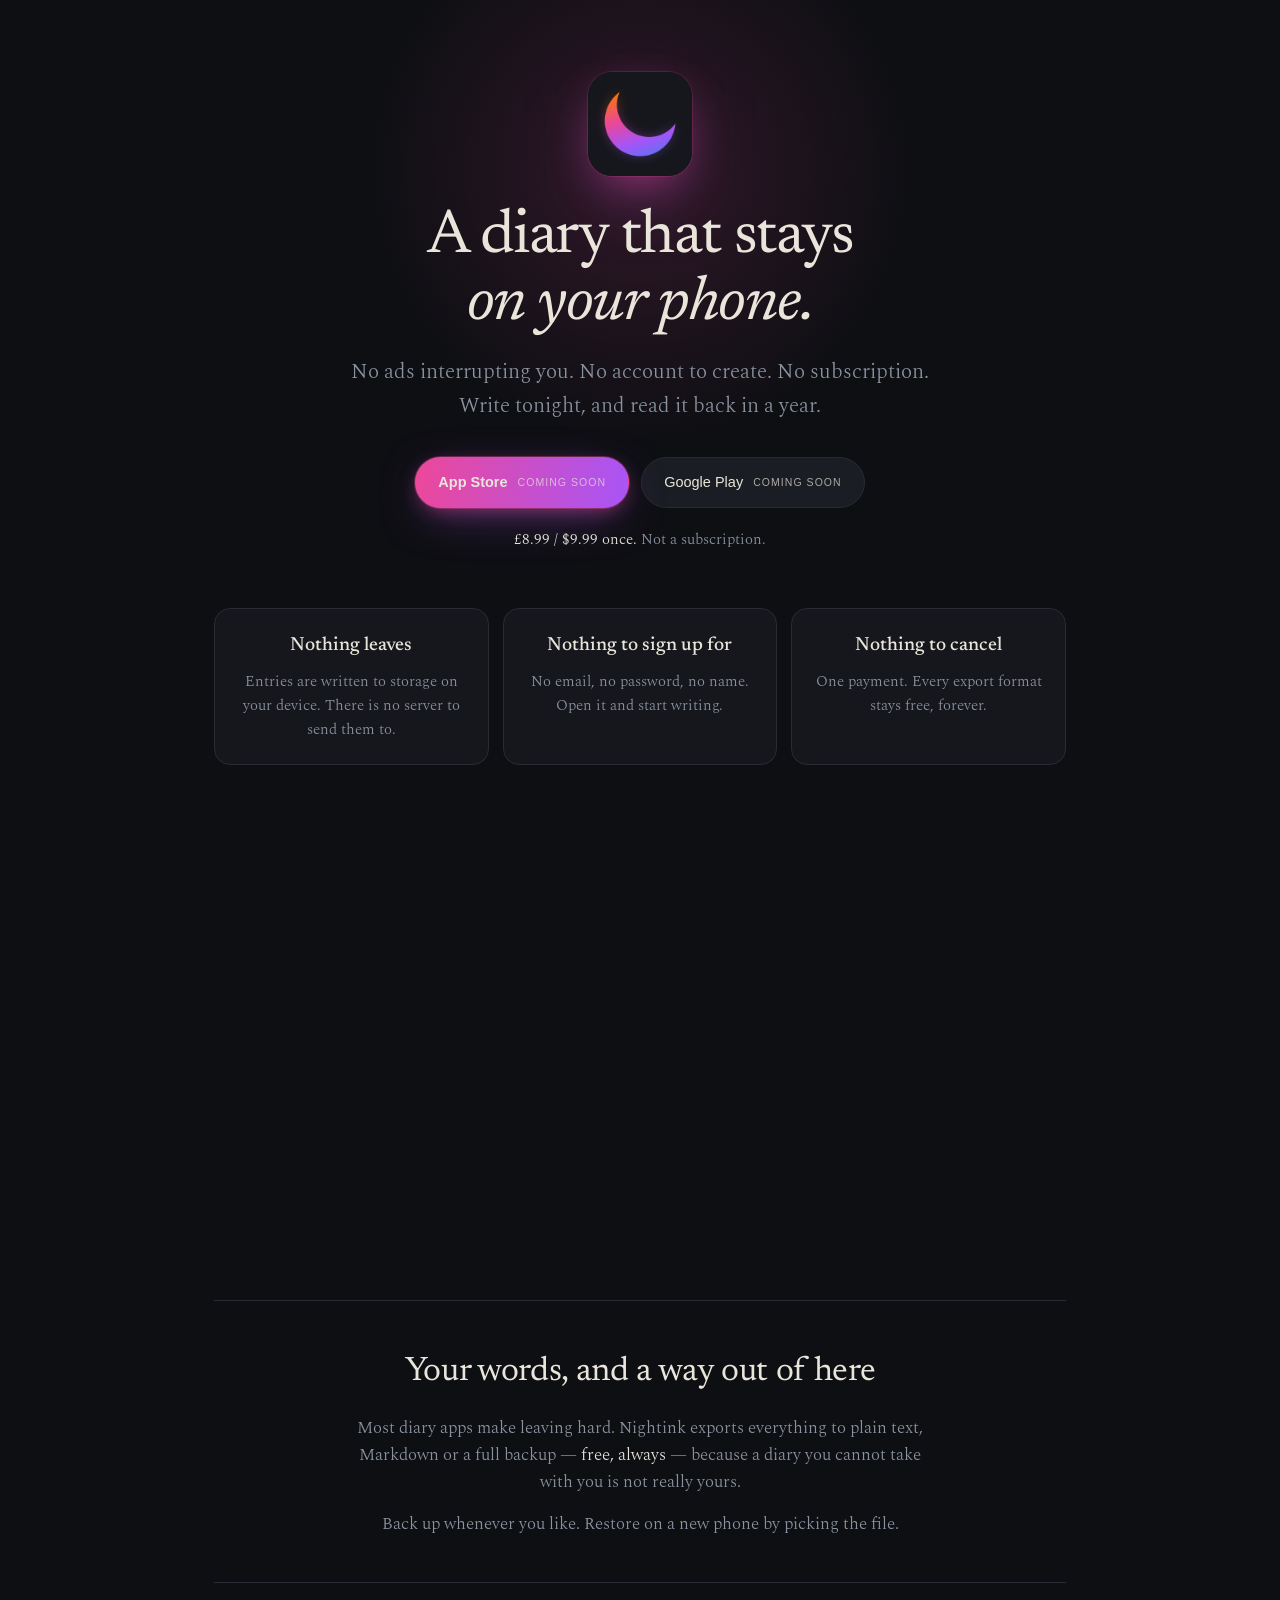
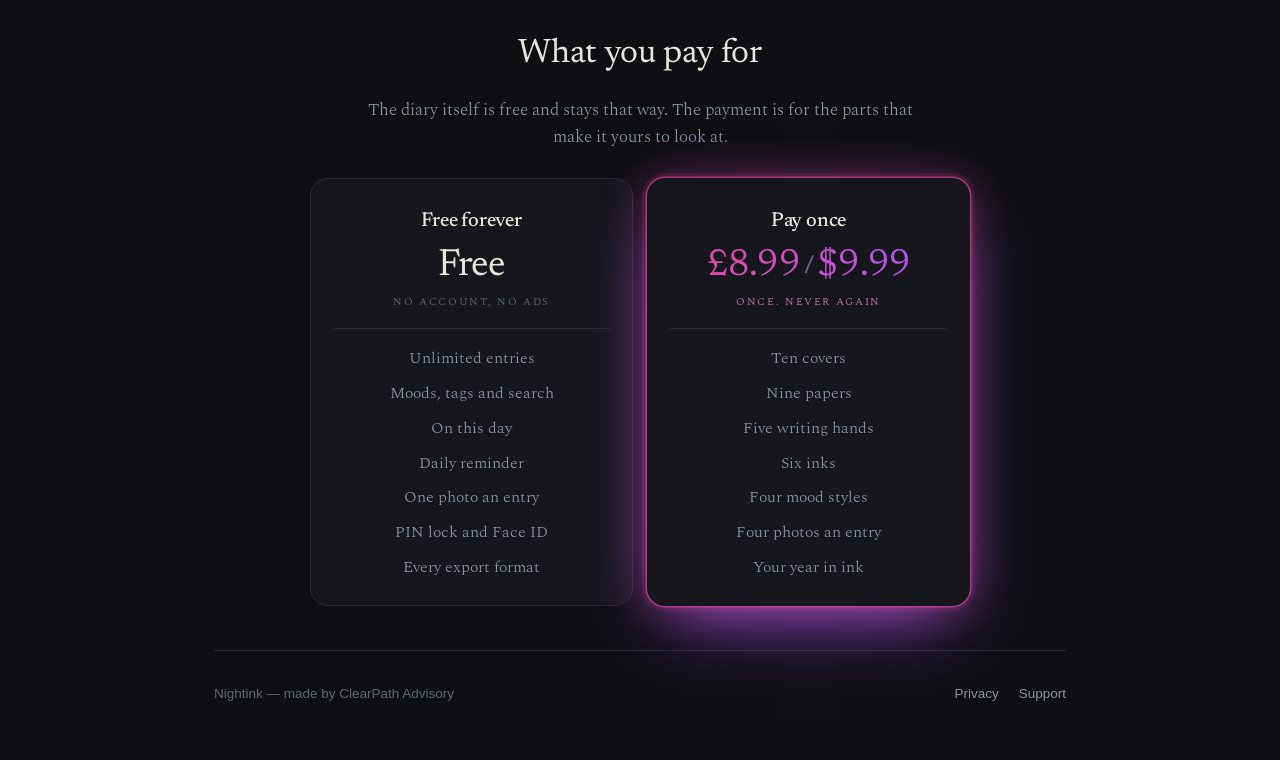
<file: index.html>
<!DOCTYPE html>
<html lang="en">
<head>
<meta charset="utf-8">
<meta name="viewport" content="width=device-width, initial-scale=1">
<title>Nightink — a private diary that stays on your phone</title>
<meta name="description" content="A diary with no ads, no account and no subscription. Everything you write stays on your device. Pay once.">
<link rel="icon" href="/icon.png">
<meta property="og:title" content="Nightink — a private diary that stays on your phone">
<meta property="og:description" content="No ads. No account. No subscription. Everything you write stays on your device.">
<meta property="og:image" content="https://nightink.app/og.png">
<meta property="og:url" content="https://nightink.app">
<meta property="og:type" content="website">
<meta name="twitter:card" content="summary_large_image">
<meta name="theme-color" content="#16171C">
<style>
@font-face{font-family:'Newsreader';font-style:normal;font-weight:200 800;font-display:swap;
 src:url('/fonts/newsreader-var.woff2') format('woff2');
 unicode-range:U+0000-00FF,U+0131,U+0152-0153,U+2000-206F,U+2122,U+FEFF,U+FFFD}
@font-face{font-family:'Newsreader';font-style:italic;font-weight:200 800;font-display:swap;
 src:url('/fonts/newsreader-var-italic.woff2') format('woff2');
 unicode-range:U+0000-00FF,U+0131,U+0152-0153,U+2000-206F,U+2122,U+FEFF,U+FFFD}
@font-face{font-family:'Spectral';font-style:normal;font-weight:300;font-display:swap;
 src:url('/fonts/spectral-300.woff2') format('woff2');
 unicode-range:U+0000-00FF,U+0131,U+0152-0153,U+2000-206F,U+2122,U+FEFF,U+FFFD}

:root{
  --ink:#0E0F13; --lift:#16171C; --card:#1B1D24; --rule:#282B34;
  --paper:#E9E5DB; --faint:#8A93A0; --dim:#5E6774;
  --g:linear-gradient(100deg,#EC4899,#A855F7);
  --display:"Newsreader",ui-serif,Georgia,serif;
  --body:"Spectral",ui-serif,Georgia,serif;
  --ui:-apple-system,BlinkMacSystemFont,"Segoe UI",Roboto,sans-serif;
}
*,*::before,*::after{box-sizing:border-box}
body{margin:0;background:var(--ink);color:var(--paper);font-family:var(--ui);
 line-height:1.6;-webkit-font-smoothing:antialiased}
a{color:inherit}
.wrap{max-width:900px;margin:0 auto;padding:0 24px}

/* ---------- hero ---------- */
header{padding:72px 0 0;text-align:center;position:relative;overflow:hidden}
header::before{content:"";position:absolute;left:50%;top:-140px;transform:translateX(-50%);
 width:620px;height:620px;border-radius:50%;
 background:radial-gradient(circle,rgba(236,72,153,.16),transparent 62%);pointer-events:none}
.mark{width:104px;height:104px;border-radius:24px;position:relative;margin:0 auto 28px;display:block;
 box-shadow:0 0 0 1px rgba(236,72,153,.18),
            0 14px 44px -14px rgba(236,72,153,.55),
            0 24px 80px -24px rgba(168,85,247,.55)}
h1{font-family:var(--display);font-size:clamp(38px,7vw,62px);line-height:1.08;
 font-weight:400;margin:0 0 18px;letter-spacing:-.02em;position:relative}
h1 em{font-style:italic}
.lede{font-family:var(--body);font-weight:300;font-size:clamp(17px,2.4vw,21px);
 color:var(--faint);max-width:30em;margin:0 auto 34px;position:relative}

.badges{display:flex;gap:12px;justify-content:center;flex-wrap:wrap;position:relative}
.badge{display:inline-flex;align-items:center;gap:10px;padding:13px 22px;border-radius:999px;
 background:var(--card);border:1px solid var(--rule);text-decoration:none;font-size:14.5px;
 transition:border-color .2s,transform .12s}
.badge:hover{border-color:rgba(236,72,153,.38);transform:translateY(-1px);
 box-shadow:0 10px 30px -18px rgba(236,72,153,.8)}
.badge.primary{background-image:var(--g);border-color:transparent;font-weight:600;position:relative;
 box-shadow:0 0 0 1px rgba(236,72,153,.35),
            0 6px 20px -6px rgba(236,72,153,.55),
            0 12px 46px -12px rgba(168,85,247,.55);
 animation:breathe 5.5s ease-in-out infinite}
.badge.primary:hover{transform:translateY(-2px);
 box-shadow:0 0 0 1px rgba(236,72,153,.55),
            0 8px 26px -6px rgba(236,72,153,.8),
            0 18px 60px -14px rgba(168,85,247,.75)}
/* a slow, shallow pulse — enough to catch the eye, not enough to nag */
@keyframes breathe{
  0%,100%{box-shadow:0 0 0 1px rgba(236,72,153,.35),
                     0 6px 20px -6px rgba(236,72,153,.50),
                     0 12px 46px -12px rgba(168,85,247,.45)}
  50%    {box-shadow:0 0 0 1px rgba(236,72,153,.50),
                     0 6px 24px -6px rgba(236,72,153,.72),
                     0 16px 58px -12px rgba(168,85,247,.68)}}
.badge small{display:block;font-size:10.5px;letter-spacing:.1em;text-transform:uppercase;
 opacity:.7;font-weight:400}
.soon{color:var(--faint);font-size:15px;margin-top:20px;position:relative;
 font-family:var(--body);font-weight:300}
.soon b{color:var(--paper);font-weight:400}

/* ---------- claims ---------- */
.claims{display:grid;grid-template-columns:repeat(auto-fit,minmax(190px,1fr));gap:14px;
 margin:56px 0 0}
.claim{background:var(--lift);border:1px solid var(--rule);border-radius:16px;padding:22px;
 transition:border-color .25s,box-shadow .25s,transform .18s}
.claim:hover{border-color:rgba(236,72,153,.34);transform:translateY(-2px);
 box-shadow:0 14px 40px -22px rgba(236,72,153,.75)}
.claim h3{font-family:var(--display);font-size:19px;font-weight:500;margin:0 0 8px}
.claim p{font-family:var(--body);font-weight:300;font-size:15px;color:var(--faint);margin:0}

/* ---------- shots ---------- */
.shots{display:grid;grid-template-columns:repeat(4,1fr);gap:14px;padding:44px 0 8px}
.shots img{width:100%;height:auto;border-radius:18px;border:1px solid var(--rule);display:block}

section{padding:44px 0 0;border-top:1px solid var(--rule);margin-top:44px;text-align:center}
section h2{font-family:var(--display);font-size:clamp(26px,4vw,34px);font-weight:400;
 margin:0 0 16px;letter-spacing:-.01em}
section p{font-family:var(--body);font-weight:300;font-size:17px;color:var(--faint);
 max-width:34em;margin:0 auto 14px}
section p:last-child{margin-bottom:0}
section p strong{color:var(--paper);font-weight:400}

.split{display:grid;grid-template-columns:1fr 1fr;gap:14px;margin:26px auto 8px;max-width:660px}
.split > div{background:var(--lift);border:1px solid var(--rule);border-radius:18px;
 padding:26px 22px 24px;text-align:center}
/* the paid side gets the accent, so the two are told apart at a glance */
.split > div.paid{border-color:transparent;position:relative;
 box-shadow:0 0 0 1.5px rgba(236,72,153,.62),
            0 0 0 5px rgba(236,72,153,.10),
            0 0 46px -2px rgba(236,72,153,.34),
            0 26px 74px -22px rgba(168,85,247,1);
 animation:cardGlow 6.5s ease-in-out infinite}
@keyframes cardGlow{
  0%,100%{box-shadow:0 0 0 1.5px rgba(236,72,153,.55),
                     0 0 0 5px rgba(236,72,153,.08),
                     0 0 38px -4px rgba(236,72,153,.26),
                     0 22px 64px -24px rgba(168,85,247,.85)}
  50%    {box-shadow:0 0 0 1.5px rgba(236,72,153,.75),
                     0 0 0 6px rgba(236,72,153,.14),
                     0 0 56px 0px rgba(236,72,153,.42),
                     0 30px 84px -20px rgba(168,85,247,1)}}

/* header is a real heading now: display serif, paper white, twice the size of
   the list beneath it, with a caption and a rule to close the block off */
.split h4{font-family:var(--display);font-size:20px;font-weight:500;color:var(--paper);
 margin:0 0 5px;letter-spacing:-.01em;text-transform:none}
.split .price{font-family:var(--display);font-size:38px;line-height:1;font-weight:400;
 color:var(--paper);margin:10px 0 8px;letter-spacing:-.02em}
.split .price .sep{color:var(--dim);font-size:26px;margin:0 4px;vertical-align:2px}
.split > div.paid .price{background-image:var(--g);-webkit-background-clip:text;
 background-clip:text;color:transparent}
.split .note{font-size:11px;letter-spacing:.15em;text-transform:uppercase;color:var(--dim);
 margin:0 0 18px;padding-bottom:18px;border-bottom:1px solid var(--rule)}
.split > div.paid .note{color:#C97BA8}

.split ul{list-style:none;margin:0;padding:0;font-family:var(--body);font-weight:300;
 font-size:15.5px;color:var(--faint)}
.split li{margin-bottom:10px}
.split li:last-child{margin-bottom:0}

footer{padding:32px 0 56px;border-top:1px solid var(--rule);margin-top:44px;
 display:flex;justify-content:space-between;gap:20px;flex-wrap:wrap;
 font-size:13.5px;color:var(--dim)}
footer a{color:var(--faint);text-decoration:none;margin-left:20px}
footer a:hover{color:#F0A8CE;text-shadow:0 0 18px rgba(236,72,153,.5)}
footer .links{display:flex;gap:0}

@media (max-width:760px){
  .shots{display:flex;gap:14px;overflow-x:auto;margin:0 -24px;
   padding-left:24px;padding-right:24px;scrollbar-width:none}
  .shots::-webkit-scrollbar{display:none}
  .shots img{width:196px;flex:none}
}
@media (max-width:620px){
  .split{grid-template-columns:1fr}
  footer{flex-direction:column;gap:14px}
  footer a{margin:0 20px 0 0}
}
@media (prefers-reduced-motion:reduce){
  *{transition:none!important}
  .badge.primary,.split > div.paid{animation:none!important}
}
/* ── Nightink · live screens ─────────────────────────────────────── */
/* the panel sits where an <img> sat, styled the same way */
.shots > .nk{
  width:100%;
  aspect-ratio:1179/2556;
  border-radius:18px;
  border:1px solid var(--rule);
  background:var(--ink);
  overflow:hidden;
  position:relative;
  container-type:inline-size;   /* the CARD is the container… */
  opacity:0;transform:translateY(18px);
  transition:opacity .8s cubic-bezier(.2,.7,.2,1),transform .8s cubic-bezier(.2,.7,.2,1);
}
/* …and this inner layer QUERIES it. An element cannot query itself, which is
   why the font-size has to live one level down. */
.shots > .nk > .nk-s{
  position:absolute;inset:0;
  display:flex;flex-direction:column;
  padding:7% 5.5% 0;
  font-size:7px;        /* fallback where container units are unsupported */
  font-size:3.5cqw;
  line-height:1.5;
}
.shots > .nk.in{opacity:1;transform:none}

/* ── shared chrome ── */
.nk-hd{display:flex;justify-content:space-between;align-items:flex-start;margin-bottom:1.1em}
.nk-dw{font-family:var(--ui);font-size:.86em;font-weight:500;letter-spacing:.2em;color:var(--dim)}
.nk-dt{font-family:var(--display);font-style:italic;font-weight:300;font-size:2.8em;
  line-height:1;margin-top:.08em;color:var(--paper)}
.nk-dt b{font-weight:300;font-style:normal;color:var(--dim);font-size:.4em;margin-left:.3em}
.nk-ic{color:var(--dim);font-size:1.4em;margin-top:.4em;letter-spacing:.2em}
.nk-sc{font-family:var(--ui);font-size:.84em;font-weight:500;letter-spacing:.19em;
  color:var(--dim);text-transform:uppercase;margin:1.2em 0 .7em}
.nk-tb{margin-top:auto;display:flex;justify-content:space-around;padding:.9em 0 1.4em;
  color:var(--dim);font-family:var(--ui);font-size:.9em}
.nk-tb span{display:flex;flex-direction:column;align-items:center;gap:.35em}
.nk-tb .on{color:var(--paper)}
.nk-tb i{width:1.6em;height:1.6em;border-radius:.34em;border:1px solid currentColor;display:block}

/* ── 1 · write ── */
.nk-pl{display:inline-flex;align-self:flex-start;border:1px solid var(--rule);
  border-radius:999px;padding:.4em .9em;font-family:var(--ui);font-size:.92em;color:var(--faint)}
.nk-pl b{color:var(--paper);font-weight:500}
.nk-ak{display:flex;justify-content:space-between;align-items:baseline;margin:1.2em 0 .7em}
.nk-ak i{font-family:var(--display);font-size:1.45em;font-style:normal;color:var(--paper)}
.nk-ak s{font-family:var(--ui);font-size:.88em;color:var(--dim);text-decoration:none}
.nk-md{display:flex;gap:.55em}
.nk-md i{flex:1;aspect-ratio:1;border-radius:50%;display:block;transform:scale(0);
  transition:transform .55s cubic-bezier(.3,1.6,.5,1),box-shadow .4s}
.nk-md i.pop{transform:scale(1)}
.nk-md i.sel{box-shadow:0 0 0 .12em var(--paper),0 0 1em rgba(236,72,153,.45)}
.nk-cd{margin-top:1em;border:1px solid var(--rule);border-radius:.9em;background:var(--card);
  padding:1em .9em;flex:1;position:relative;overflow:hidden}
.nk-tt{font-family:var(--display);font-size:1.45em;color:var(--paper);min-height:1.3em}
.nk-bd{font-family:var(--body);font-weight:300;font-size:1.2em;line-height:1.72;
  color:var(--faint);margin-top:.6em}
.nk-cr{display:inline-block;width:.06em;height:1em;background:#EC4899;
  vertical-align:-.14em;animation:nkBlink 1.05s steps(2) infinite}
@keyframes nkBlink{50%{opacity:0}}
.nk-wc{position:absolute;right:.9em;bottom:.8em;font-family:var(--ui);font-size:.88em;color:var(--dim)}

/* ── 2 · entries ── */
.nk-sr{border:1px solid var(--rule);border-radius:.8em;padding:.72em .9em;color:var(--dim);
  font-family:var(--body);font-weight:300;font-size:1.04em;background:var(--card)}
.nk-tr{display:flex;flex-wrap:wrap;gap:.42em;margin-top:.8em}
.nk-tg{border:1px solid var(--rule);border-radius:999px;padding:.34em .72em;
  font-family:var(--ui);font-size:.9em;color:var(--faint);
  opacity:0;transform:translateY(.4em);transition:.42s cubic-bezier(.2,.8,.2,1)}
.nk-tg.in{opacity:1;transform:none}
.nk-tg.on{background-image:var(--g);color:#fff;border-color:transparent;font-weight:500}
.nk-en{border-left:1px solid var(--rule);padding-left:.8em;margin-top:.95em;
  opacity:0;transform:translateX(-.5em);transition:.55s cubic-bezier(.2,.8,.2,1)}
.nk-en.in{opacity:1;transform:none}
.nk-en u{display:block;font-family:var(--display);font-style:italic;font-size:1em;
  color:var(--dim);text-decoration:none}
.nk-en b{display:block;font-family:var(--display);font-weight:400;font-size:1.3em;
  color:var(--paper);margin:.12em 0}
.nk-en p{font-family:var(--body);font-weight:300;font-size:1.08em;color:var(--faint);
  margin:0;overflow:hidden;text-overflow:ellipsis;white-space:nowrap}
.nk-en em{display:inline-flex;align-items:center;gap:.3em;font-style:normal;
  font-family:var(--ui);font-size:.9em;color:var(--dim);margin:.35em .7em 0 0}
.nk-en em s{width:.5em;height:.5em;border-radius:50%;display:block;text-decoration:none}

/* ── 3 · year ── */
.nk-em{text-align:center;margin:2.2em 0 1.5em}
.nk-em b{font-family:var(--display);font-weight:400;font-size:1.45em;color:var(--paper);
  display:block;margin-bottom:.45em}
.nk-em p{font-family:var(--body);font-weight:300;font-size:1em;color:var(--faint);
  margin:0;line-height:1.55}
.nk-ht{display:grid;grid-template-columns:repeat(19,1fr);gap:.12em;margin-top:.7em}
.nk-ht i{aspect-ratio:1;border-radius:.08em;background:#1A1D24;display:block;
  transition:background .5s ease}
.nk-ky{display:flex;align-items:center;gap:.28em;margin-top:.8em;
  font-family:var(--ui);font-size:.86em;color:var(--dim)}
.nk-ky s{width:.6em;height:.6em;border-radius:.08em;display:block;text-decoration:none}
.nk-ky span{margin-left:.3em}

/* ── 4 · look ── */
.nk-sh{display:flex;justify-content:space-between;align-items:flex-start;margin-top:1.2em}
.nk-sh b{font-family:var(--display);font-weight:400;font-size:1.7em;color:var(--paper)}
.nk-sh i{color:var(--dim);font-size:1.4em;font-style:normal}
.nk-bl{font-family:var(--body);font-weight:300;font-size:1em;color:var(--faint);
  margin:.45em 0 0;line-height:1.55}
.nk-cvs{display:grid;grid-template-columns:repeat(3,1fr);gap:.5em;margin-top:.7em}
.nk-cv{border:1px solid var(--rule);border-radius:.55em;padding:.52em .48em .42em;
  opacity:0;transform:scale(.9);transition:.45s cubic-bezier(.3,1.3,.5,1)}
.nk-cv.in{opacity:1;transform:none}
.nk-cv.sel{border-color:rgba(236,72,153,.62);
  box-shadow:0 0 0 .06em rgba(236,72,153,.5),0 0 1em -.1em rgba(168,85,247,.6)}
.nk-cv u{display:flex;gap:.22em;margin-bottom:1.4em;text-decoration:none}
.nk-cv u s{width:.4em;height:.4em;border-radius:50%;display:block;text-decoration:none}
.nk-cv em{font-family:var(--ui);font-style:normal;font-size:.88em;color:var(--dim)}
.nk-cv.sel em{color:var(--paper)}

/* mobile: your .shots already scrolls below 760px — the panel just needs
   the same fixed width the images had */
@media (max-width:760px){
  .shots > .nk{width:196px;flex:none}
  .shots > .nk > .nk-s{font-size:6.9px;font-size:3.5cqw}
}

@media (prefers-reduced-motion:reduce){
  .shots > .nk,.nk-md i,.nk-tg,.nk-en,.nk-cv{opacity:1;transform:none;transition:none}
  .nk-cr{animation:none}
}
</style>
</head>
<body>

<div class="wrap">
  <header>
    <img class="mark" src="/icon.png" alt="Nightink">
    <h1>A diary that stays<br><em>on your phone.</em></h1>
    <p class="lede">No ads interrupting you. No account to create. No subscription.
      Write tonight, and read it back in a year.</p>

    <div class="badges">
      <a class="badge primary" href="#" id="ios">App Store<small>Coming soon</small></a>
      <a class="badge" href="#" id="play">Google Play<small>Coming soon</small></a>
    </div>
    <p class="soon"><b>£8.99 / $9.99 once.</b> Not a subscription.</p>

    <div class="claims">
      <div class="claim"><h3>Nothing leaves</h3>
        <p>Entries are written to storage on your device. There is no server to send them to.</p></div>
      <div class="claim"><h3>Nothing to sign up for</h3>
        <p>No email, no password, no name. Open it and start writing.</p></div>
      <div class="claim"><h3>Nothing to cancel</h3>
        <p>One payment. Every export format stays free, forever.</p></div>
    </div>
  </header>

  <div class="shots">
    <div class="nk" aria-label="Writing an entry">
      <div class="nk-s">        <div class="nk-hd">
          <div><div class="nk-dw">MONDAY</div><div class="nk-dt">July 27 <b>⌄</b></div></div>
          <div class="nk-ic">◎ ⚙</div>
        </div>
        <span class="nk-pl"><b id="nkRun">0</b>&nbsp;days running · <b id="nkKept">0</b>&nbsp;entries kept</span>
        <div class="nk-ak"><i>How are you feeling today?</i><s>tap one</s></div>
        <div class="nk-md" id="nkMoods">
          <i style="background:#7E4553"></i><i style="background:#3D4A57"></i>
          <i style="background:#4A5058"></i><i style="background:#2F5F72"></i>
          <i style="background:#3FA093"></i>
        </div>
        <div class="nk-cd">
          <div class="nk-tt" id="nkTtl"></div>
          <div class="nk-bd" id="nkBdy"></div>
          <span class="nk-wc" id="nkWc">0 words</span>
        </div>
        <div class="nk-tb"><span class="on"><i></i>Today</span><span><i></i>Entries</span><span><i></i>Look back</span></div>
      </div>
    </div>

    <div class="nk" aria-label="Browsing past entries">
      <div class="nk-s">        <div class="nk-hd">
          <div><div class="nk-dw">MONDAY</div><div class="nk-dt">July 27 <b>⌄</b></div></div>
          <div class="nk-ic">◎ ⚙</div>
        </div>
        <div class="nk-sr">Search your entries</div>
        <div class="nk-tr">
          <span class="nk-tg on">All</span><span class="nk-tg">💼 work</span><span class="nk-tg">👥 people</span>
          <span class="nk-tg">💪 body</span><span class="nk-tg">🏠 home</span><span class="nk-tg">💰 money</span>
          <span class="nk-tg">💡 idea</span><span class="nk-tg">✈️ travel</span><span class="nk-tg">❤️ love</span>
        </div>
        <div class="nk-sc">All entries</div>
        <div class="nk-en"><u>July 27, 2026</u><b>The long way home</b>
          <p>Walked back along the river instead of taking…</p>
          <em><s style="background:#2F5F72"></s>people</em><em><s style="background:#A855F7"></s>travel</em></div>
        <div class="nk-en"><u>July 26, 2026</u><b>Slow Tuesday</b>
          <p>Nothing much happened, which was the best…</p>
          <em><s style="background:#C08A3A"></s>home</em></div>
        <div class="nk-en"><u>July 25, 2026</u><b>It went well</b>
          <p>The presentation I'd been dreading for a…</p>
          <em><s style="background:#3FA093"></s>work</em></div>
        <div class="nk-tb"><span><i></i>Today</span><span class="on"><i></i>Entries</span><span><i></i>Look back</span></div>
      </div>
    </div>

    <div class="nk" aria-label="A year of entries shown as colour">
      <div class="nk-s">        <div class="nk-hd">
          <div><div class="nk-dw">MONDAY</div><div class="nk-dt">July 27 <b>⌄</b></div></div>
          <div class="nk-ic">◎ ⚙</div>
        </div>
        <div class="nk-sc">On this day</div>
        <div class="nk-em"><b>Not yet.</b>
          <p>Once you have been writing a year, today's page brings back the same date from every year before it.</p></div>
        <div class="nk-sc">Your year in ink</div>
        <div class="nk-ht" id="nkHeat"></div>
        <div class="nk-ky">
          <s style="background:#3A2440"></s><s style="background:#6B2F58"></s>
          <s style="background:#A83E70"></s><s style="background:#EC4899"></s><s style="background:#C88BE8"></s>
          <span>heavy · light · <b id="nkDays">0</b> days</span></div>
        <div class="nk-tb"><span><i></i>Today</span><span><i></i>Entries</span><span class="on"><i></i>Look back</span></div>
      </div>
    </div>

    <div class="nk" aria-label="Choosing covers and papers">
      <div class="nk-s">        <div class="nk-sh"><b>Make it yours</b><i>✕</i></div>
        <p class="nk-bl">Eleven covers, four ways to mark a mood, nine papers, five hands and six inks to write in.</p>
        <div class="nk-sc">Cover</div>
        <div class="nk-cvs" id="nkCovers"></div>
        <div class="nk-tb"><span><i></i>Today</span><span><i></i>Entries</span><span><i></i>Look back</span></div>
      </div>
    </div>
  </div>

  <section>
    <h2>Your words, and a way out of here</h2>
    <p>Most diary apps make leaving hard. Nightink exports everything to plain text,
      Markdown or a full backup — <strong>free, always</strong> — because a diary you
      cannot take with you is not really yours.</p>
    <p>Back up whenever you like. Restore on a new phone by picking the file.</p>
  </section>

  <section>
    <h2>What you pay for</h2>
    <p>The diary itself is free and stays that way. The payment is for the parts
      that make it yours to look at.</p>
    <div class="split">
      <div>
        <h4>Free forever</h4>
        <p class="price">Free</p>
        <p class="note">No account, no ads</p>
        <ul><li>Unlimited entries</li><li>Moods, tags and search</li>
        <li>On this day</li><li>Daily reminder</li><li>One photo an entry</li>
        <li>PIN lock and Face ID</li><li>Every export format</li></ul></div>
      <div class="paid">
        <h4>Pay once</h4>
        <p class="price">£8.99<span class="sep">/</span>$9.99</p>
        <p class="note">Once. Never again</p>
        <ul><li>Ten covers</li><li>Nine papers</li><li>Five writing hands</li>
        <li>Six inks</li><li>Four mood styles</li><li>Four photos an entry</li>
        <li>Your year in ink</li></ul></div>
    </div>
  </section>

  <footer>
    <div>Nightink — made by ClearPath Advisory</div>
    <div class="links">
      <a href="/privacy">Privacy</a>
      <a href="/support">Support</a>
    </div>
  </footer>
</div>

<script>
/* ── Nightink · live screens ─────────────────────────────────────── */
(function () {
  var LOOP = false;          /* true = keep cycling without scrolling */
  var LOOP_GAP = 5000;       /* pause before a loop restarts, ms */

  var REDUCE = matchMedia("(prefers-reduced-motion: reduce)").matches;
  var $ = function (id) { return document.getElementById(id); };
  var panels = document.querySelectorAll(".shots > .nk");
  if (!panels.length) return;

  /* every timer is owned by a panel, so a replay can cancel cleanly */
  var jobs = [[], [], [], []];
  function T(i, fn, ms) { var t = setTimeout(fn, ms); jobs[i].push(t); return t; }
  function IV(i, fn, ms) { var t = setInterval(fn, ms); jobs[i].push(t); return t; }
  function stop(i) {
    jobs[i].forEach(function (t) { clearTimeout(t); clearInterval(t); });
    jobs[i] = [];
  }

  /* the year grid is built once, then repainted on each run */
  var HEAT = ["#1A1D24", "#3A2440", "#6B2F58", "#A83E70", "#EC4899", "#C88BE8"];
  var heat = $("nkHeat"), cells = [];
  if (heat) {
    for (var i = 0; i < 266; i++) {
      var c = document.createElement("i"), v = Math.random();
      var lv = i > 228 ? (v > .5 ? 4 : v > .25 ? 3 : 2)
                       : v > .88 ? 5 : v > .74 ? 4 : v > .56 ? 3 : v > .34 ? 2 : v > .16 ? 1 : 0;
      c.dataset.c = HEAT[lv];
      c.dataset.w = lv > 0 ? 1 : 0;
      cells.push(c); heat.appendChild(c);
    }
  }

  var COVERS = [
    ["Ink", ["#2A3038", "#4A5058", "#9FC4DC"]], ["Paper", ["#E8E2D6", "#C9C2B4", "#8A8378"]],
    ["Sepia", ["#3A2E24", "#8A6A44", "#D8B98A"]], ["Moss", ["#243028", "#3F6B50", "#8FBFA0"]],
    ["Plum", ["#2E2434", "#6A4A7E", "#B99FD0"]], ["Rose", ["#F2E4E6", "#D9AEB6", "#A9707E"]],
    ["Sky", ["#E4EEF4", "#AECDDE", "#6E9DB8"]], ["Peach", ["#F6E8DC", "#E8C4A0", "#C89468"]],
    ["Carbon", ["#16181C", "#2E3238", "#6E747C"]], ["Midnight", ["#141A28", "#2A3A5A", "#6A84B8"]],
    ["Clay", ["#2C231F", "#7A5344", "#C09078"]]
  ];
  var cwrap = $("nkCovers");
  if (cwrap) COVERS.forEach(function (c) {
    var d = document.createElement("div"); d.className = "nk-cv";
    d.innerHTML = '<u>' + c[1].map(function (x) {
      return '<s style="background:' + x + '"></s>'; }).join("") + '</u><em>' + c[0] + '</em>';
    cwrap.appendChild(d);
  });

  /* put a panel back to its starting state */
  function reset(i) {
    stop(i);
    if (i === 0) {
      if ($("nkTtl")) $("nkTtl").textContent = "";
      if ($("nkBdy")) $("nkBdy").innerHTML = "";
      if ($("nkWc")) $("nkWc").textContent = "0 words";
      if ($("nkRun")) $("nkRun").textContent = "0";
      if ($("nkKept")) $("nkKept").textContent = "0";
      document.querySelectorAll("#nkMoods i").forEach(function (d) {
        d.classList.remove("pop", "sel"); });
    }
    if (i === 1) document.querySelectorAll(".nk-tg,.nk-en").forEach(function (t) {
      t.classList.remove("in"); });
    if (i === 2) {
      cells.forEach(function (c) { c.style.background = ""; });
      if ($("nkDays")) $("nkDays").textContent = "0";
    }
    if (i === 3 && cwrap) cwrap.querySelectorAll(".nk-cv").forEach(function (c) {
      c.classList.remove("in", "sel"); });
  }

  /* ── typing that behaves like a hand ─────────────────────────────────
     Letters inside a familiar word come fast, the hand breathes at
     punctuation, stalls before a word that needed choosing, and now and
     then gets one wrong and goes back for it. */
  var TITLE = "The long way home";
  var BODY = "Walked back along the river instead of taking the bus. Worth the extra twenty minutes just for the light on the water.";
  var THINK = { 22: 520, 46: 380, 74: 640, 96: 300 };

  function human(panel, el, str, base, opts, done) {
    opts = opts || {};
    var i = 0, txt = "", fixing = null, typoDone = false;
    function delay(ch, prev) {
      var d = base * (0.55 + Math.random() * 0.95);
      if (/[.,]/.test(prev)) d += base * 4.5;
      if (prev === " " && /[A-Z]/.test(ch)) d += base * 1.4;
      if (ch === " ") d += base * 0.5;
      if (Math.random() < 0.06) d += base * 3;
      return d;
    }
    (function step() {
      if (fixing !== null) {
        txt = txt.slice(0, -1); el.textContent = txt; fixing--;
        T(panel, step, fixing < 0 ? base * 2.6 : base * 1.1);
        if (fixing < 0) fixing = null;
        return;
      }
      if (opts.typo && i === opts.typo.i && !typoDone) {
        txt += opts.typo.wrong; el.textContent = txt; typoDone = true;
        T(panel, function () { fixing = opts.typo.wrong.length - 1; step(); }, base * 7);
        return;
      }
      var ch = str[i], prev = str[i - 1] || "";
      txt += ch; el.textContent = txt; i++;
      if (i >= str.length) { if (done) T(panel, done, 420); return; }
      var d = delay(str[i], ch);
      if (opts.think && opts.think[i]) d += opts.think[i];
      T(panel, step, d);
    })();
  }

  function count(panel, id, to, ms) {
    var el = $(id); if (!el) return;
    var s = performance.now(), alive = true;
    jobs[panel].push(setTimeout(function () { alive = false; }, ms + 200));
    (function f(n) {
      if (!alive) return;
      var p = Math.min((n - s) / ms, 1);
      el.textContent = Math.round(to * (1 - Math.pow(1 - p, 3)));
      if (p < 1) requestAnimationFrame(f);
    })(s);
  }

  /* ── the four sequences ── */
  function w1() {
    var m = document.querySelectorAll("#nkMoods i");
    m.forEach(function (d, n) { T(0, function () { d.classList.add("pop"); }, n * 80); });
    T(0, function () { if (m[4]) m[4].classList.add("sel"); }, 700);
    count(0, "nkRun", 7, 900); count(0, "nkKept", 16, 1100);
    var bdy = $("nkBdy"), wc = $("nkWc"), ttl = $("nkTtl");
    if (!bdy || !ttl) return;
    T(0, function () {
      human(0, ttl, TITLE, 62, {}, function () {
        bdy.innerHTML = '<span></span><span class="nk-cr"></span>';
        var sp = bdy.firstChild;
        human(0, sp, BODY, 46, { think: THINK, typo: { i: 88, wrong: "bua" } }, function () {
          var cr = bdy.querySelector(".nk-cr"); if (cr) cr.remove();
          if (LOOP) T(0, function () { reset(0); w1(); }, LOOP_GAP);
        });
        var iv = IV(0, function () {
          var n = sp.textContent.trim().split(/\s+/).filter(Boolean).length;
          wc.textContent = n + " word" + (n === 1 ? "" : "s");
          if (n >= 22) clearInterval(iv);
        }, 110);
      });
    }, 760);
  }

  function w2() {
    document.querySelectorAll(".nk-tg").forEach(function (t, n) {
      T(1, function () { t.classList.add("in"); }, n * 62); });
    document.querySelectorAll(".nk-en").forEach(function (t, n) {
      T(1, function () { t.classList.add("in"); }, 640 + n * 150); });
    if (LOOP) T(1, function () { reset(1); w2(); }, 1200 + LOOP_GAP);
  }

  function w3(instant) {
    var written = 0, days = $("nkDays");
    cells.forEach(function (c, n) {
      var go = function () {
        c.style.background = c.dataset.c;
        if (+c.dataset.w && days) { written++; days.textContent = written; }
      };
      instant ? go() : T(2, go, 300 + n * 7);
    });
    if (LOOP && !instant) T(2, function () { reset(2); w3(); }, 300 + cells.length * 7 + LOOP_GAP);
  }

  function w4() {
    if (!cwrap) return;
    var cv = cwrap.querySelectorAll(".nk-cv");
    cv.forEach(function (c, n) { T(3, function () { c.classList.add("in"); }, n * 55); });
    var order = [4, 10, 1, 4], k = 0;
    T(3, function () {
      cv[0].classList.add("sel");
      IV(3, function () {
        cv.forEach(function (c) { c.classList.remove("sel"); });
        cv[order[k % order.length]].classList.add("sel"); k++;
      }, 1900);
    }, 900);
  }

  var SEQ = [w1, w2, function () { w3(false); }, w4];

  function finish(i) {
    if (i === 0) {
      if ($("nkTtl")) $("nkTtl").textContent = TITLE;
      if ($("nkBdy")) $("nkBdy").textContent = BODY;
      document.querySelectorAll("#nkMoods i").forEach(function (d) { d.classList.add("pop"); });
      if ($("nkWc")) $("nkWc").textContent = "22 words";
      if ($("nkRun")) $("nkRun").textContent = "7";
      if ($("nkKept")) $("nkKept").textContent = "16";
    }
    if (i === 1) document.querySelectorAll(".nk-tg,.nk-en").forEach(function (t) { t.classList.add("in"); });
    if (i === 2) w3(true);
    if (i === 3 && cwrap) cwrap.querySelectorAll(".nk-cv").forEach(function (c) { c.classList.add("in"); });
  }

  if (REDUCE || !("IntersectionObserver" in window)) {
    panels.forEach(function (p, i) { p.classList.add("in"); finish(i); });
    return;
  }

  /* ── replay on every entry, in either direction ──
     Leaving the viewport resets the panel, so coming back is a fresh run
     rather than a jump to the finished state. */
  var running = [];
  var io = new IntersectionObserver(function (es) {
    es.forEach(function (e) {
      var i = [].indexOf.call(panels, e.target);
      if (e.isIntersecting) {
        if (running[i]) return;
        running[i] = true;
        reset(i);
        T(i, function () { e.target.classList.add("in"); SEQ[i](); }, i * 120);
      } else if (running[i]) {
        running[i] = false;
        e.target.classList.remove("in");
        reset(i);
      }
    });
  }, { threshold: 0.35 });
  panels.forEach(function (p) { io.observe(p); });
})();
</script>
</body>
</html>
</file>
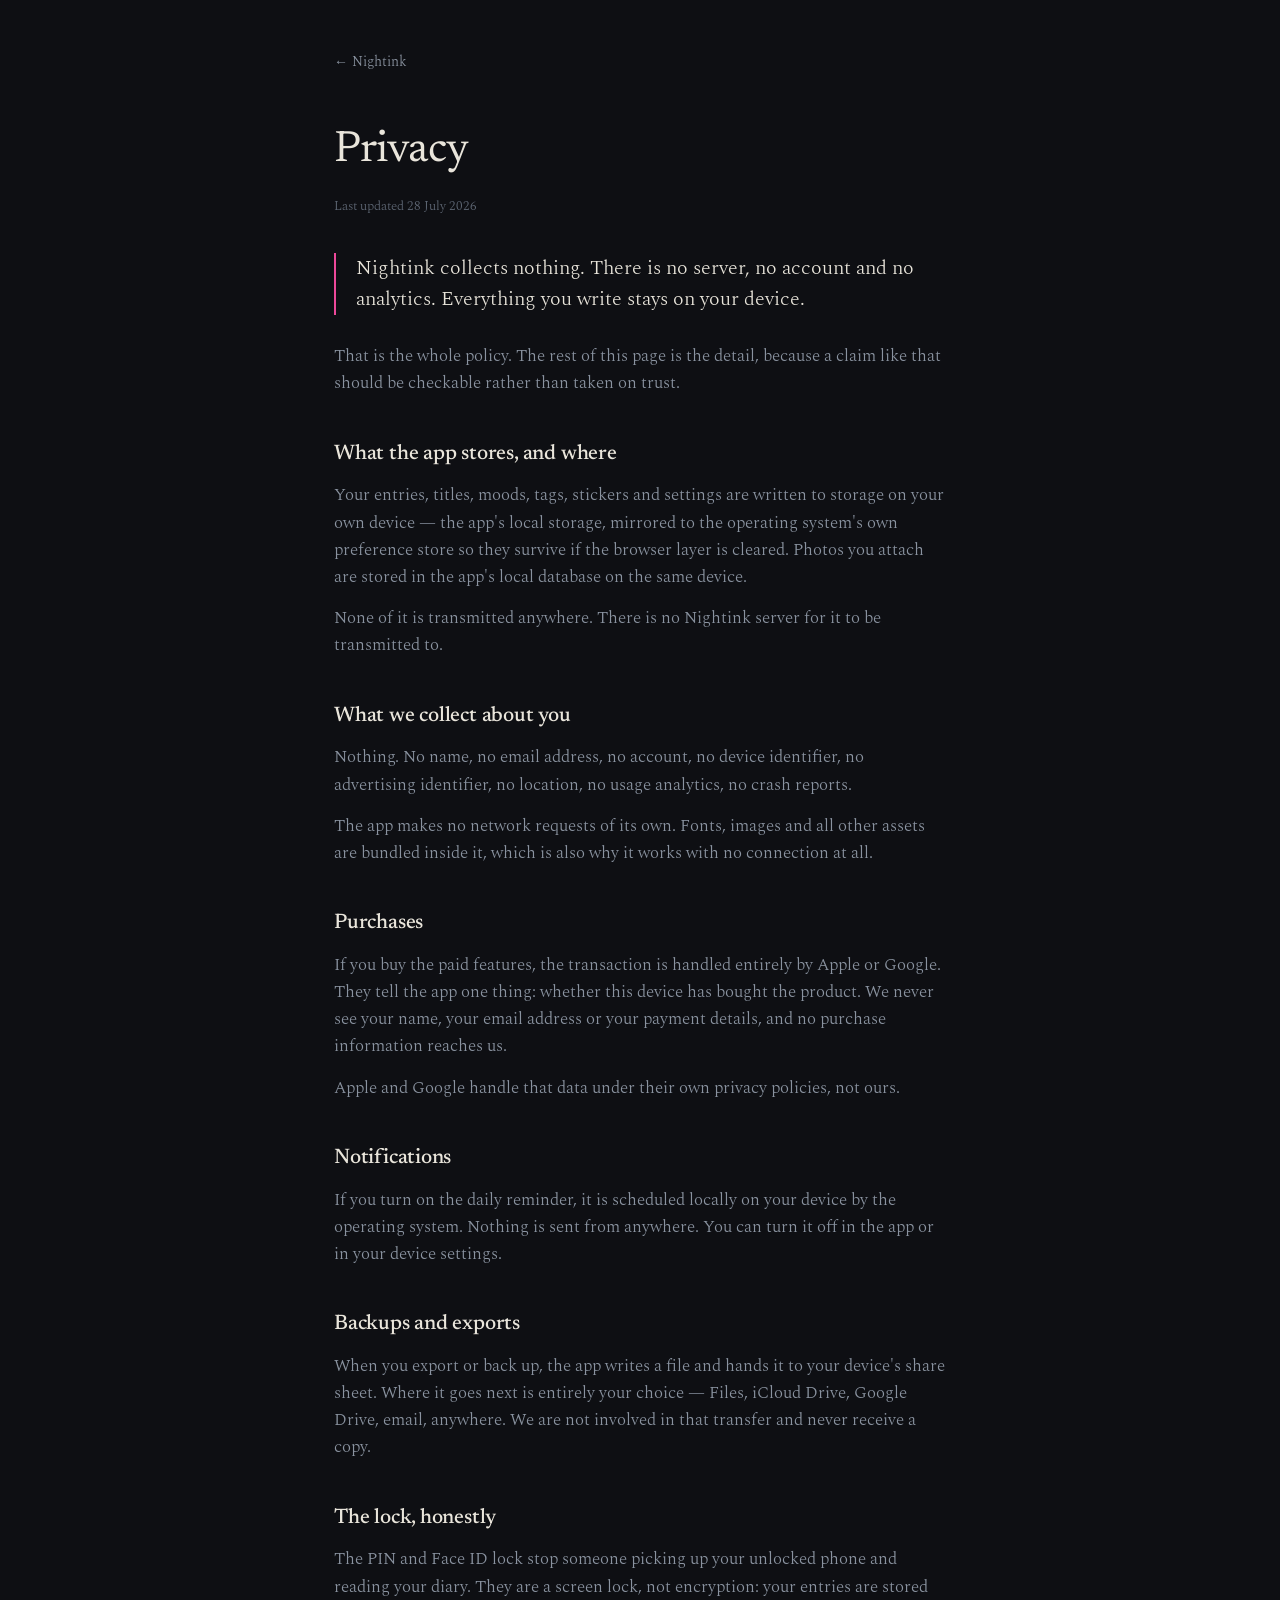
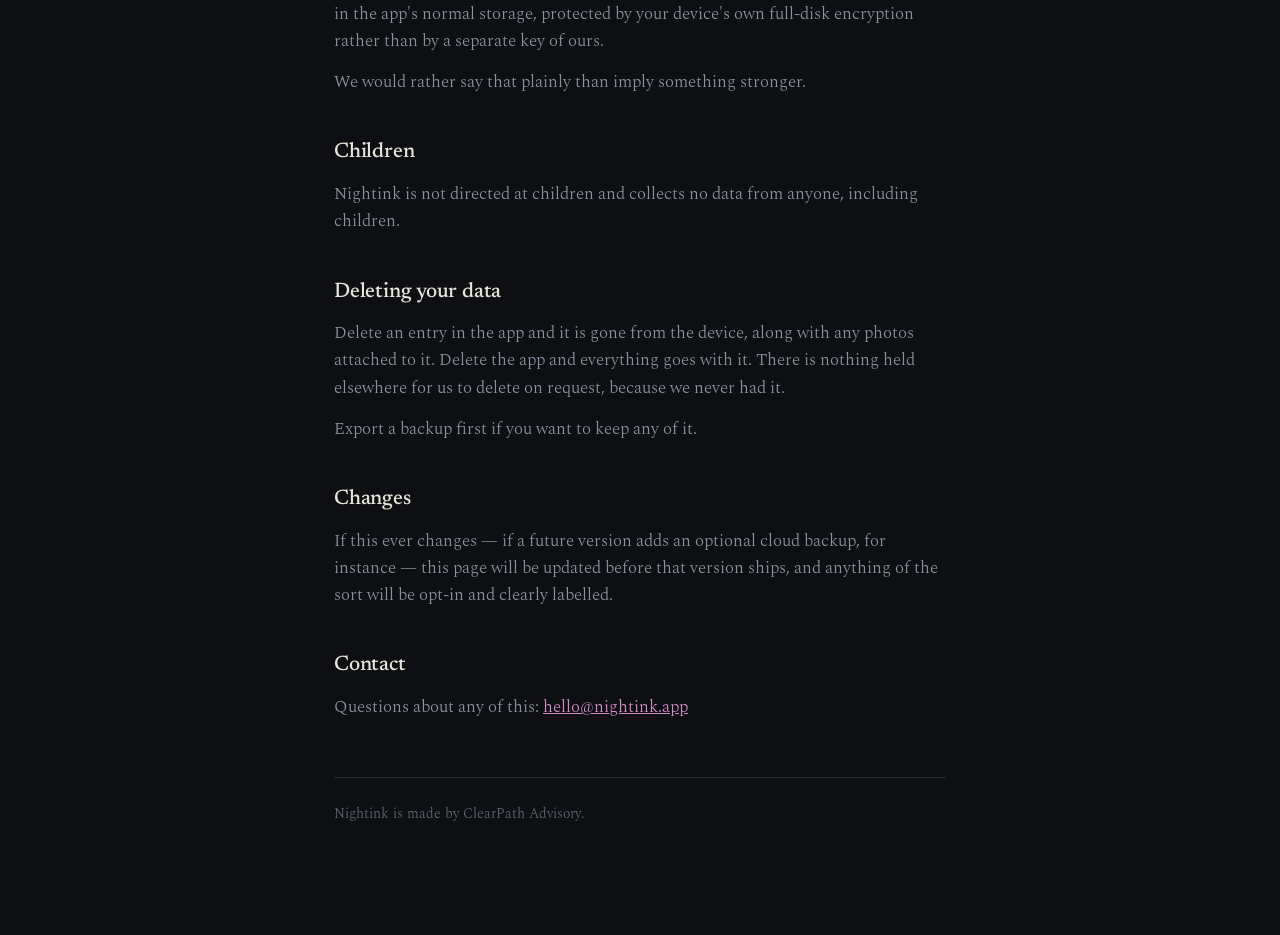
<file: privacy.html>
<!DOCTYPE html>
<html lang="en">
<head>
<meta charset="utf-8">
<meta name="viewport" content="width=device-width, initial-scale=1">
<title>Privacy — Nightink</title>
<meta name="description" content="Nightink collects nothing. Everything you write stays on your device.">
<link rel="icon" href="/icon.png">
<meta name="theme-color" content="#16171C">
<link rel="stylesheet" href="/page.css">
</head>
<body>
<div class="wrap doc">
  <p class="back"><a href="/">← Nightink</a></p>
  <h1>Privacy</h1>
  <p class="stamp">Last updated 28 July 2026</p>

  <p class="big">Nightink collects nothing. There is no server, no account and no
  analytics. Everything you write stays on your device.</p>

  <p>That is the whole policy. The rest of this page is the detail, because a
  claim like that should be checkable rather than taken on trust.</p>

  <h2>What the app stores, and where</h2>
  <p>Your entries, titles, moods, tags, stickers and settings are written to
  storage on your own device — the app's local storage, mirrored to the operating
  system's own preference store so they survive if the browser layer is cleared.
  Photos you attach are stored in the app's local database on the same device.</p>
  <p>None of it is transmitted anywhere. There is no Nightink server for it to be
  transmitted to.</p>

  <h2>What we collect about you</h2>
  <p>Nothing. No name, no email address, no account, no device identifier, no
  advertising identifier, no location, no usage analytics, no crash reports.</p>
  <p>The app makes no network requests of its own. Fonts, images and all other
  assets are bundled inside it, which is also why it works with no connection at
  all.</p>

  <h2>Purchases</h2>
  <p>If you buy the paid features, the transaction is handled entirely by Apple
  or Google. They tell the app one thing: whether this device has bought the
  product. We never see your name, your email address or your payment details,
  and no purchase information reaches us.</p>
  <p>Apple and Google handle that data under their own privacy policies, not
  ours.</p>

  <h2>Notifications</h2>
  <p>If you turn on the daily reminder, it is scheduled locally on your device by
  the operating system. Nothing is sent from anywhere. You can turn it off in the
  app or in your device settings.</p>

  <h2>Backups and exports</h2>
  <p>When you export or back up, the app writes a file and hands it to your
  device's share sheet. Where it goes next is entirely your choice — Files,
  iCloud Drive, Google Drive, email, anywhere. We are not involved in that
  transfer and never receive a copy.</p>

  <h2>The lock, honestly</h2>
  <p>The PIN and Face ID lock stop someone picking up your unlocked phone and
  reading your diary. They are a screen lock, not encryption: your entries are
  stored in the app's normal storage, protected by your device's own
  full-disk encryption rather than by a separate key of ours.</p>
  <p>We would rather say that plainly than imply something stronger.</p>

  <h2>Children</h2>
  <p>Nightink is not directed at children and collects no data from anyone,
  including children.</p>

  <h2>Deleting your data</h2>
  <p>Delete an entry in the app and it is gone from the device, along with any
  photos attached to it. Delete the app and everything goes with it. There is
  nothing held elsewhere for us to delete on request, because we never had it.</p>
  <p>Export a backup first if you want to keep any of it.</p>

  <h2>Changes</h2>
  <p>If this ever changes — if a future version adds an optional cloud backup,
  for instance — this page will be updated before that version ships, and
  anything of the sort will be opt-in and clearly labelled.</p>

  <h2>Contact</h2>
  <p>Questions about any of this: <a href="mailto:hello@nightink.app">hello@nightink.app</a></p>

  <p class="foot">Nightink is made by ClearPath Advisory.</p>
</div>
</body>
</html>
</file>
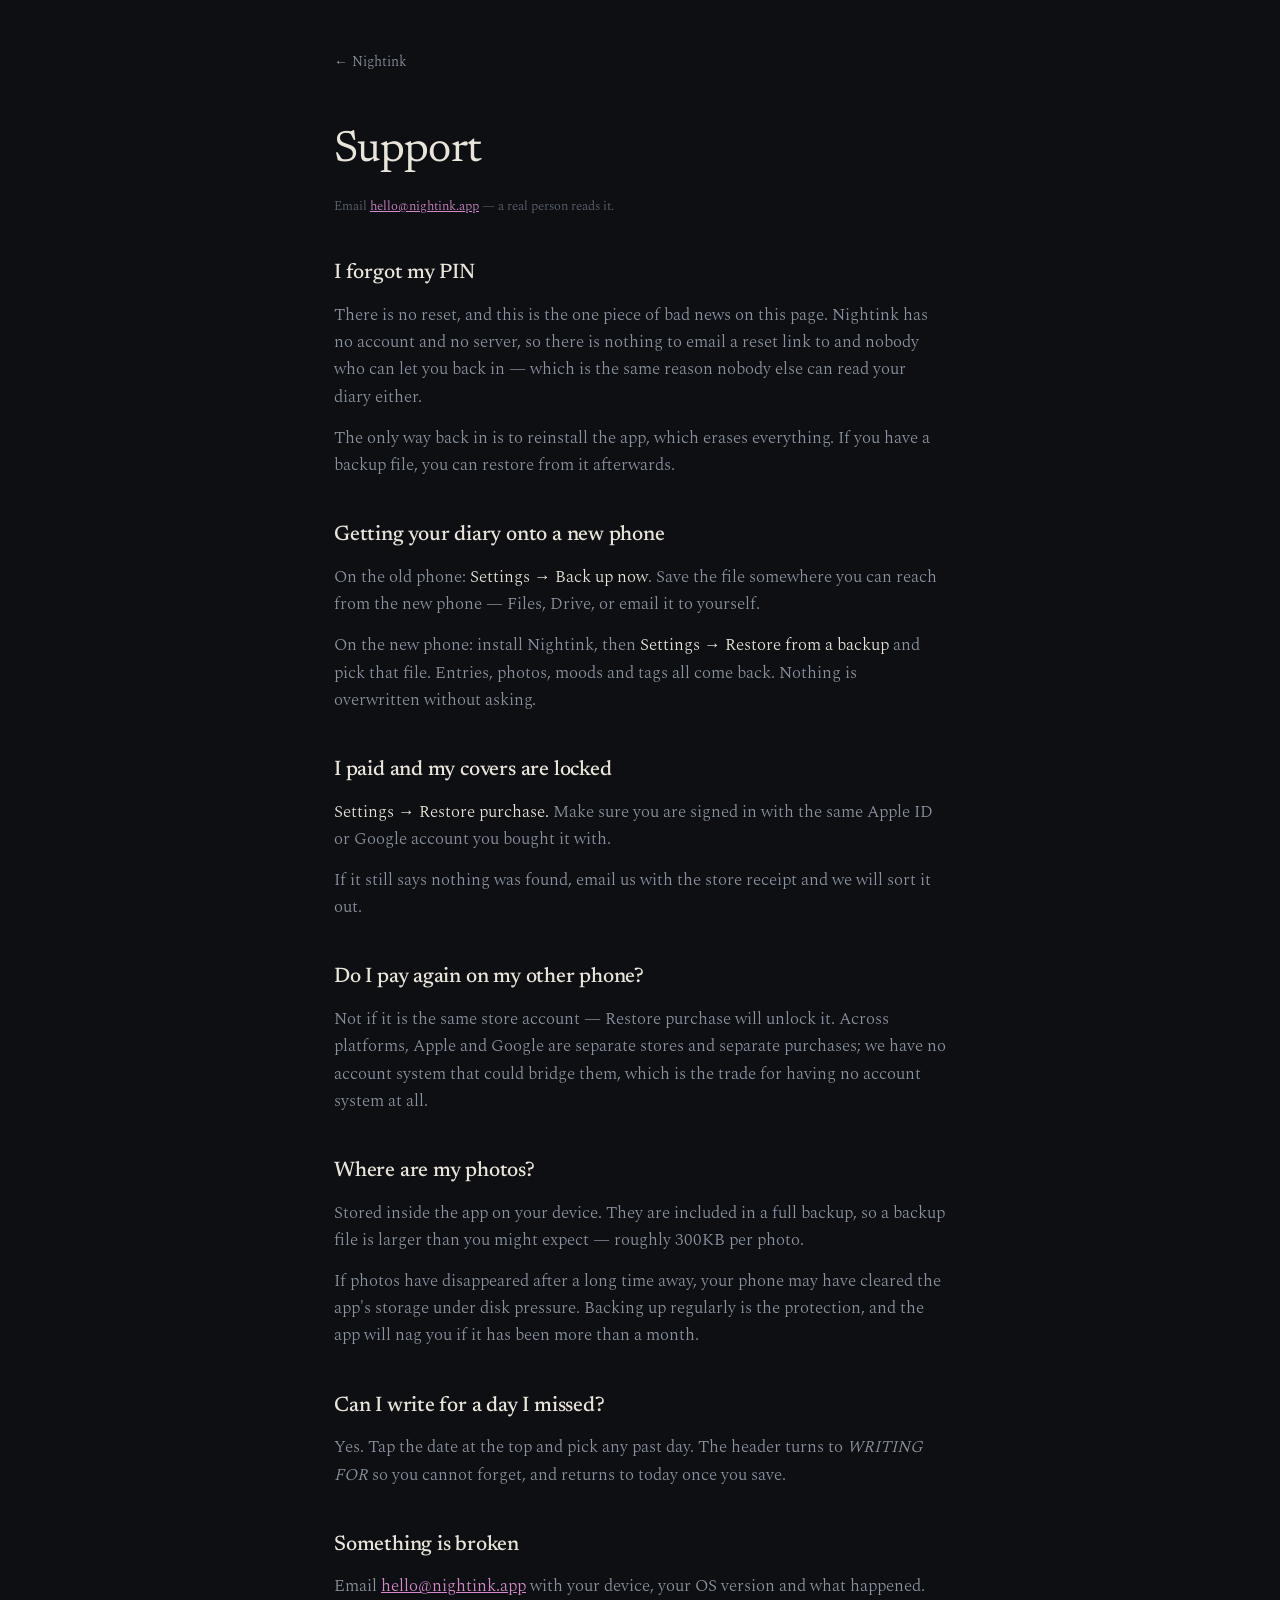
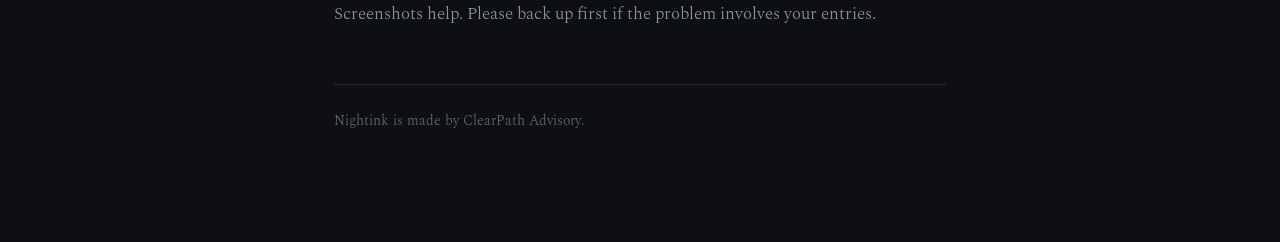
<file: support.html>
<!DOCTYPE html>
<html lang="en">
<head>
<meta charset="utf-8">
<meta name="viewport" content="width=device-width, initial-scale=1">
<title>Support — Nightink</title>
<meta name="description" content="Help with Nightink — backups, restoring, purchases and locks.">
<link rel="icon" href="/icon.png">
<meta name="theme-color" content="#16171C">
<link rel="stylesheet" href="/page.css">
</head>
<body>
<div class="wrap doc">
  <p class="back"><a href="/">← Nightink</a></p>
  <h1>Support</h1>
  <p class="stamp">Email <a href="mailto:hello@nightink.app">hello@nightink.app</a> — a real person reads it.</p>

  <h2>I forgot my PIN</h2>
  <p>There is no reset, and this is the one piece of bad news on this page.
  Nightink has no account and no server, so there is nothing to email a reset
  link to and nobody who can let you back in — which is the same reason nobody
  else can read your diary either.</p>
  <p>The only way back in is to reinstall the app, which erases everything. If
  you have a backup file, you can restore from it afterwards.</p>

  <h2>Getting your diary onto a new phone</h2>
  <p>On the old phone: <strong>Settings → Back up now</strong>. Save the file
  somewhere you can reach from the new phone — Files, Drive, or email it to
  yourself.</p>
  <p>On the new phone: install Nightink, then <strong>Settings → Restore from a
  backup</strong> and pick that file. Entries, photos, moods and tags all come
  back. Nothing is overwritten without asking.</p>

  <h2>I paid and my covers are locked</h2>
  <p><strong>Settings → Restore purchase.</strong> Make sure you are signed in
  with the same Apple ID or Google account you bought it with.</p>
  <p>If it still says nothing was found, email us with the store receipt and we
  will sort it out.</p>

  <h2>Do I pay again on my other phone?</h2>
  <p>Not if it is the same store account — Restore purchase will unlock it.
  Across platforms, Apple and Google are separate stores and separate purchases;
  we have no account system that could bridge them, which is the trade for having
  no account system at all.</p>

  <h2>Where are my photos?</h2>
  <p>Stored inside the app on your device. They are included in a full backup, so
  a backup file is larger than you might expect — roughly 300KB per photo.</p>
  <p>If photos have disappeared after a long time away, your phone may have
  cleared the app's storage under disk pressure. Backing up regularly is the
  protection, and the app will nag you if it has been more than a month.</p>

  <h2>Can I write for a day I missed?</h2>
  <p>Yes. Tap the date at the top and pick any past day. The header turns to
  <em>WRITING FOR</em> so you cannot forget, and returns to today once you save.</p>

  <h2>Something is broken</h2>
  <p>Email <a href="mailto:hello@nightink.app">hello@nightink.app</a> with your
  device, your OS version and what happened. Screenshots help. Please back up
  first if the problem involves your entries.</p>

  <p class="foot">Nightink is made by ClearPath Advisory.</p>
</div>
</body>
</html>
</file>
<file: page.css>
@font-face{font-family:'Newsreader';font-style:normal;font-weight:200 800;font-display:swap;
 src:url('/fonts/newsreader-var.woff2') format('woff2');
 unicode-range:U+0000-00FF,U+0131,U+0152-0153,U+2000-206F,U+2122,U+FEFF,U+FFFD}
@font-face{font-family:'Newsreader';font-style:italic;font-weight:200 800;font-display:swap;
 src:url('/fonts/newsreader-var-italic.woff2') format('woff2');
 unicode-range:U+0000-00FF,U+0131,U+0152-0153,U+2000-206F,U+2122,U+FEFF,U+FFFD}
@font-face{font-family:'Spectral';font-style:normal;font-weight:300;font-display:swap;
 src:url('/fonts/spectral-300.woff2') format('woff2');
 unicode-range:U+0000-00FF,U+0131,U+0152-0153,U+2000-206F,U+2122,U+FEFF,U+FFFD}

:root{--ink:#0E0F13;--lift:#16171C;--rule:#282B34;--paper:#E9E5DB;--faint:#8A93A0;--dim:#5E6774;
 --display:"Newsreader",ui-serif,Georgia,serif;--body:"Spectral",ui-serif,Georgia,serif;
 --ui:-apple-system,BlinkMacSystemFont,"Segoe UI",Roboto,sans-serif}
*,*::before,*::after{box-sizing:border-box}
body{margin:0;background:var(--ink);color:var(--paper);font-family:var(--ui);line-height:1.65;
 -webkit-font-smoothing:antialiased}
.wrap{max-width:660px;margin:0 auto;padding:0 24px}
.doc{padding:48px 24px 96px}
.back{margin:0 0 40px}
.back a{color:var(--faint);text-decoration:none;font-size:14px}
.back a:hover{color:var(--paper)}
h1{font-family:var(--display);font-size:clamp(32px,6vw,44px);font-weight:400;margin:0 0 8px;letter-spacing:-.02em}
.stamp{color:var(--dim);font-size:13px;margin:0 0 36px}
.big{font-family:var(--body);font-weight:300;font-size:20px;line-height:1.55;color:var(--paper);
 border-left:2px solid #EC4899;padding-left:20px;margin:0 0 28px}
h2{font-family:var(--display);font-size:21px;font-weight:500;margin:40px 0 10px;letter-spacing:-.01em}
p{font-family:var(--body);font-weight:300;font-size:16.5px;color:var(--faint);margin:0 0 14px}
p strong{color:var(--paper);font-weight:400}
a{color:#D48ACB}
ul{font-family:var(--body);font-weight:300;font-size:16.5px;color:var(--faint);padding-left:20px}
li{margin-bottom:8px}
li::marker{color:var(--dim)}
.foot{margin-top:56px;padding-top:24px;border-top:1px solid var(--rule);color:var(--dim);font-size:14px}
</file>
